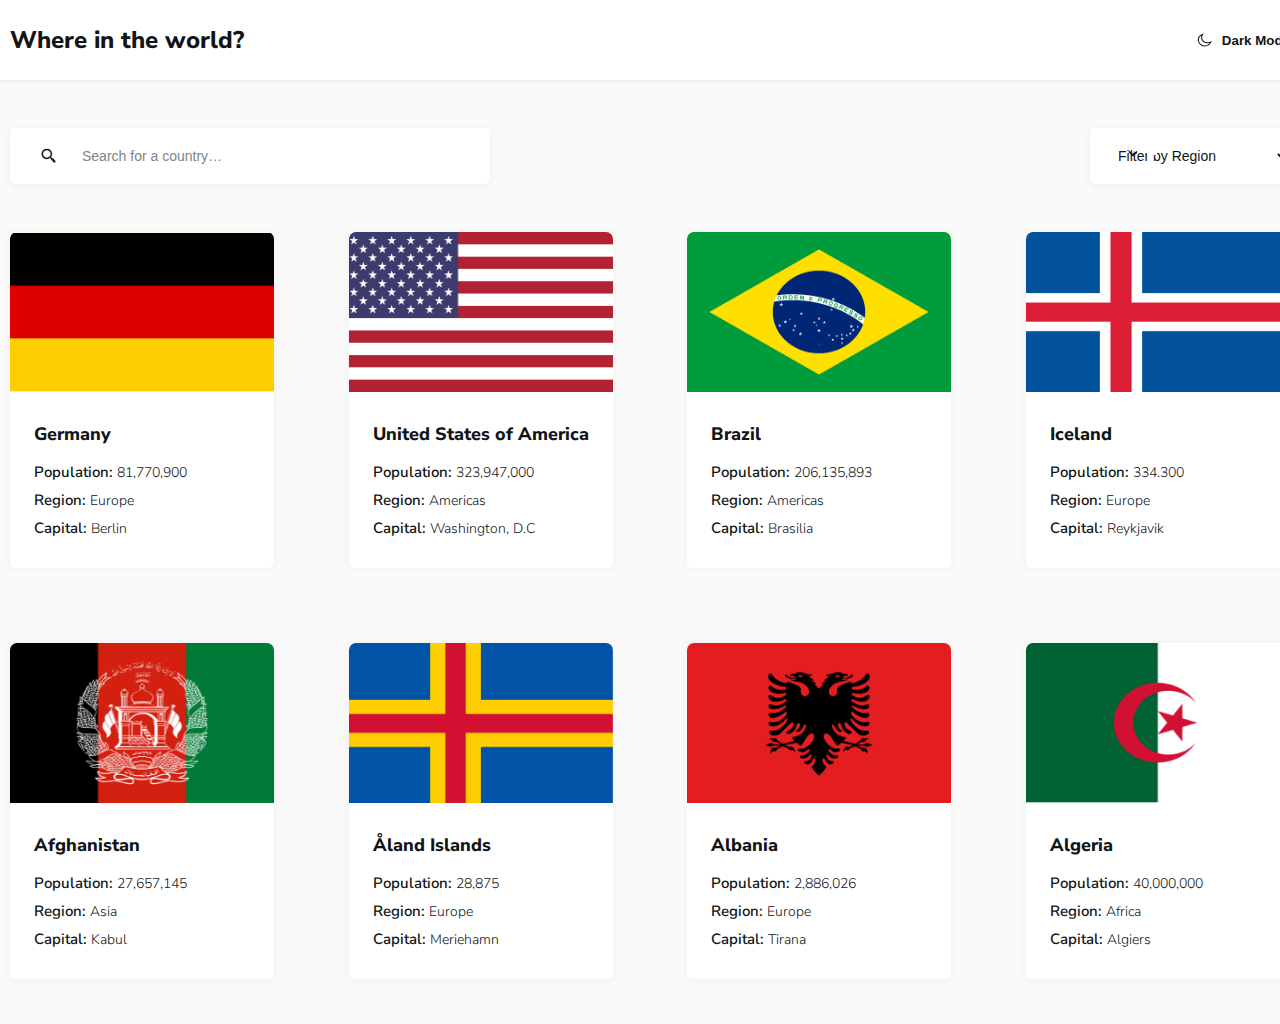
<file: index.html>
<!DOCTYPE html>
<html lang="en">

<head>
  <meta charset="UTF-8">
  <link href='https://unpkg.com/boxicons@2.1.1/css/boxicons.min.css' rel='stylesheet'>
  <link rel="stylesheet" href="https://necolas.github.io/normalize.css/8.0.1/normalize.css">
  <link rel="stylesheet" href="css/col.css">
  <link rel="stylesheet" href="css/style.css">
  <title>Countries</title>
</head>

<body>
  <header id="site-header">
    <div class="container">
      <div class="row between middle">
        <a class="head-link" href="#"><h2 class="head-text">Where in the world?</h2></a>
        <button class="mode-btn row middle" id="modeBtn">Dark Mode</button>
      </div>
    </div>
  </header>

  <main>

    <section id="hero-part">
      <div class="container">
        <div class="row between middle hero-inner-part">
          <div class="row middle search-part">
            <i class='bx bx-search-alt-2'></i>
            <input class="search-input" type="text" name="search" placeholder="Search for a country…">
          </div>

          <select class="region-selection" name="region" id="region">
            <option value="region">Filter by Region</option>
            <option value="region">Africa</option>
            <option value="region">America</option>
            <option value="region">Asia</option>
            <option value="region">Europe</option>
            <option value="region">Oceania</option>
          </select>
        </div>
        <div class="hide"></div>
        <img class="down-btn" src="images/down-btn.svg" alt="down" width="10" height="7">
        
        <ul class="flag-lists row wrap">
          <li class="flag-items">
            <a href="about.html"><img class="flag-img" src="images/germany.svg" alt="germany" width="264" height="160"></a>
            <div class="germany-wrapper">
              <h3 class="germany-title">Germany</h3>
              <p class="flag-text"><span class="bold-text">Population: </span> 81,770,900</p>
              <p class="flag-text"><span class="bold-text">Region: </span> Europe</p>
              <p class="flag-text"><span class="bold-text">Capital: </span> Berlin</p>
            </div>
          </li>

          <li class="flag-items">
            <img class="flag-img" src="images/america.png" alt="america" width="264" height="160">
            <div class="germany-wrapper">
              <h3 class="germany-title">United States of America</h3>
              <p class="flag-text"><span class="bold-text">Population: </span> 323,947,000</p>
              <p class="flag-text"><span class="bold-text">Region: </span> Americas</p>
              <p class="flag-text"><span class="bold-text">Capital: </span> Washington, D.C</p>
            </div>
          </li>

          <li class="flag-items">
            <img class="flag-img" src="images/brasil.png" alt="brasil" width="264" height="160">
            <div class="germany-wrapper">
              <h3 class="germany-title">Brazil</h3>
              <p class="flag-text"><span class="bold-text">Population: </span> 206,135,893</p>
              <p class="flag-text"><span class="bold-text">Region: </span> Americas</p>
              <p class="flag-text"><span class="bold-text">Capital: </span> Brasilia</p>
            </div>
          </li>

          <li class="flag-items">
            <img class="flag-img" src="images/iceland.png" alt="iceland" width="264" height="160">
            <div class="germany-wrapper">
              <h3 class="germany-title">Iceland</h3>
              <p class="flag-text"><span class="bold-text">Population: </span>334.300</p>
              <p class="flag-text"><span class="bold-text">Region: </span> Europe</p>
              <p class="flag-text"><span class="bold-text">Capital: </span> Reykjavik</p>
            </div>
          </li>

          <li class="flag-items">
            <img class="flag-img" src="images/afganistan.png" alt="afganistan" width="264" height="160">
            <div class="germany-wrapper">
              <h3 class="germany-title">Afghanistan</h3>
              <p class="flag-text"><span class="bold-text">Population: </span> 27,657,145</p>
              <p class="flag-text"><span class="bold-text">Region: </span> Asia</p>
              <p class="flag-text"><span class="bold-text">Capital: </span> Kabul</p>
            </div>
          </li>

          <li class="flag-items">
            <img class="flag-img" src="images/aland.png" alt="aland" width="264" height="160">
            <div class="germany-wrapper">
              <h3 class="germany-title">Åland Islands</h3>
              <p class="flag-text"><span class="bold-text">Population: </span> 28,875</p>
              <p class="flag-text"><span class="bold-text">Region: </span> Europe</p>
              <p class="flag-text"><span class="bold-text">Capital: </span> Meriehamn</p>
            </div>
          </li>

          <li class="flag-items">
            <img class="flag-img" src="images/albania.png" alt="albania" width="264" height="160">
            <div class="germany-wrapper">
              <h3 class="germany-title">Albania</h3>
              <p class="flag-text"><span class="bold-text">Population: </span> 2,886,026</p>
              <p class="flag-text"><span class="bold-text">Region: </span> Europe</p>
              <p class="flag-text"><span class="bold-text">Capital: </span> Tirana</p>
            </div>
          </li>
          
          <li class="flag-items">
            <img class="flag-img" src="images/algeria.png" alt="algeria" width="264" height="160">
            <div class="germany-wrapper">
              <h3 class="germany-title">Algeria</h3>
              <p class="flag-text"><span class="bold-text">Population: </span> 40,000,000</p>
              <p class="flag-text"><span class="bold-text">Region: </span> Africa</p>
              <p class="flag-text"><span class="bold-text">Capital: </span> Algiers</p>
            </div>
          </li>
        </ul>
        
      </div>
    </section>

  </main>

  <script src="js/main.js"></script>
</body>

</html>
</file>
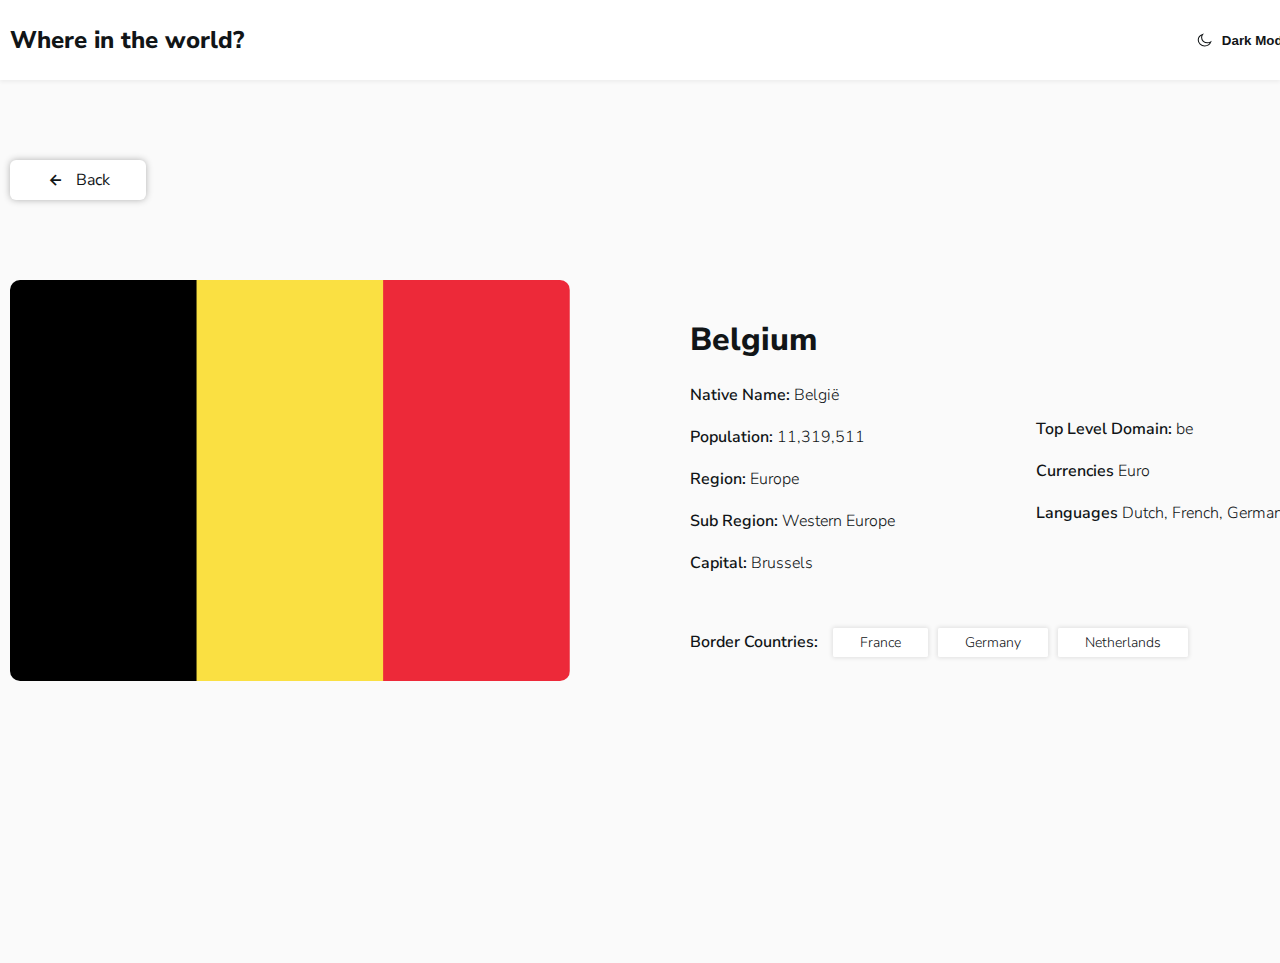
<file: about.html>
<!DOCTYPE html>
<html lang="en">

<head>
  <meta charset="UTF-8">
  <link href='https://unpkg.com/boxicons@2.1.1/css/boxicons.min.css' rel='stylesheet'>
  <link rel="stylesheet" href="https://necolas.github.io/normalize.css/8.0.1/normalize.css">
  <link rel="stylesheet" href="css/col.css">
  <link rel="stylesheet" href="css/style.css">
  <title>Countries</title>
</head>

<body>
  <header id="site-header">
    <div class="container">
      <div class="row between middle">
        <a class="head-link" href="#"><h2 class="head-text">Where in the world?</h2></a>
        <button class="mode-btn row middle" id="modeBtn">Dark Mode</button>
      </div>
    </div>
  </header>
  
  <main>
    <section id="about">
      
      <div class="container">
        
        <a class="row middle center home-link" href="index.html"><i class='bx bx-left-arrow-alt'></i> Back</a>
        
        <div class="row middle">
          
          <img class="belgium-img" src="images/belgium.png" alt="belgium" width="560" height="401">
          
          <div class="info-wrapper">
            <h4 class="belgium-title">Belgium</h4>
            <p class="country-descr"><span class="country-bold-text">Native Name:</span> België <br>
              <span class="country-bold-text">Population: </span> 11,319,511 <br>
              <span class="country-bold-text">Region: </span> Europe <br>
              <span class="country-bold-text">Sub Region: </span> Western Europe <br>
              <span class="country-bold-text">Capital: </span> Brussels</p>
            </div>
            
            <div>
              <p class="country-descr"><span class="country-bold-text">Top Level Domain:</span> be <br>
                <span class="country-bold-text">Currencies </span> Euro <br>
                <span class="country-bold-text">Languages </span> Dutch, French, German <br>
              </p>
            </div>
            <div class="row middle border-countries-inner">
              <h5 class="border-title">Border Countries:</h5>

              <ul class="border-lists row">
                <li class="border-items"><a class="border-link" href="#">France</a></li>
                <li class="border-items"><a class="border-link" href="#">Germany</a></li>
                <li class="border-items"><a class="border-link" href="#">Netherlands</a></li>
              </ul>
              
            </div>
          </div>
        </div>
        
      </section>
    </main>
    
    <script src="js/main.js"></script>
  </body>
  
</html>
</file>
<file: css/col.css>
* {
  margin: 0;
  padding: 0;
  box-sizing: border-box;
}

.container {
  margin: 0 auto;
}

.row {
  display: flex;
  flex-flow: row wrap;
}

.between {
  justify-content: space-between;
}
.around {
  justify-content: space-around;
}
.evenly {
  justify-content: space-evenly;
}
.middle {
  align-items: center;
}
.center {
  text-align: center;
  justify-content: center;
}

.col-1 {
  max-width: 8.33333%;
  flex-basis: 8.33333%;
}
.col-2 {
  max-width: 16.66666%;
  flex-basis: 16.66666%;
}
.col-3 {
  max-width: 25%;
  flex-basis: 25%;
}
.col-4 {
  max-width: 33.33333%;
  flex-basis: 33.33333%;
}
.col-5 {
  max-width: 41.66666%;
  flex-basis: 41.66666%;
}
.col-6 {
  max-width: 50%;
  flex-basis: 50%;
}
.col-7 {
  max-width: 58.33333%;
  flex-basis: 58.33333%;
}
.col-8 {
  max-width: 66.66666%;
  flex-basis: 66.66666%;
}
.col-9 {
  max-width: 75%;
  flex-basis: 75%;
}
.col-10 {
  max-width: 83.33333%;
  flex-basis: 83.33333%;
}
.col-11 {
  max-width: 91.66666%;
  flex-basis: 91.66666%;
}
.col-12 {
  max-width: 100%;
  flex-basis: 100%;
}
</file>
<file: css/style.css>
@import url('https://fonts.googleapis.com/css2?family=Barlow:wght@400;500;600&family=Inter:wght@400;500&family=Josefin+Sans&family=Lato:wght@400;700&family=Mulish:ital,wght@0,500;0,600;1,700&family=Nunito+Sans:wght@300;400;600;800&family=Poppins:wght@400;500;600;700&display=swap');


:root{
  
   --moon-img: url('../images/moon.svg');
   --text-color: #111517;
   --primary-color: #fff;
   --body-color: #fafafa;
   --placeholder-color: #848484;
  }
  .dark{
    --moon-img: url('../images/sun.png');
   --text-color: #fff;
   --primary-color: #2b3844;
   --body-color: #202c36;
   --placeholder-color: #fff;
  }


*,
*::after,
*::before {
  margin: 0;
  padding: 0;
  box-sizing: border-box;
}

body {
  background-color: var(--body-color);
  min-height: 100vh;
  font-family: 'Nunito Sans', sans-serif;
  transition: all 0.4s ease;
}
.container{
  width: 1300px;
  padding: 0 10px;
}
#site-header{
  padding: 24px 0;
  background-color: var(--primary-color);
  box-shadow: 0px 2px 4px rgba(0, 0, 0, 0.0562443);
}
.head-link{
  text-decoration: none;
}
.head-text{
  font-weight: 800;
  font-size: 24px;
  color: var(--text-color);
}
.mode-btn{
  border: none;
  background-color: transparent;
  color: var(--text-color);
  font-weight: 600;
  cursor: pointer;
  text-transform: capitalize;
  transition: all 0.2s ease;
}
.mode-btn:hover{
  transform: scale(1.1);
  transition: all 0.2s ease;
}
.mode-btn::before{
  content: "";
  display: inline-block;
  background-image: var(--moon-img);
  background-size: cover;
  width: 15px;
  height: 14px;
  margin-right: 10px;
}
#hero-part{
  padding-top: 48px;
}
.hero-inner-part{
  margin-bottom: 48px;
}
.search-part{
  width: 480px;
  background-color: var(--primary-color);
  padding: 0px 30px;
  box-shadow: 0px 2px 9px rgba(0, 0, 0, 0.0532439);
  border-radius: 5px;
}
.search-input{
  border-radius: 5px;
  border: none;
  font-size: 14px;
  line-height: 20px;
  color: var(--placeholder-color);
  background-color: var(--primary-color);
  padding: 18px 0;
  width: 85%;
}
.search-icon{
  margin-right: 24px;
  color: var(--primary-color);
}
.bx-search-alt-2{
  margin-right: 24px;
  font-size: 18px;
  color: var(--text-color);
}
.search-input:focus{
  outline: none;
}
::placeholder{
  color: var(--placeholder-color);
}
.region-selection{
  border: none;
  width: 200px;
  height: 56px;
  padding-left: 24px;
  color: var(--text-color);
  background-color: var(--primary-color);
  font-size: 14px;
  box-shadow: 0px 2px 9px rgba(0, 0, 0, 0.0532439);
  border-radius: 5px;
  cursor: pointer;
}
.region-selection:focus{
  outline: none;
}
.hide{
  width: 10px;
  height: 10px;
  background-color: red;
  position: absolute;
  background-color: var(--primary-color);
  right: 123px;
  top: 145px;
}
.down-btn{
  position: absolute;
  right: 142px;
  top: 150px;
}
.flag-lists{
  list-style: none;
}
.germany-wrapper{
  padding: 24px 0 46px 24px;
}
.flag-items{
  box-shadow: 0px 0px 7px 2px rgba(0, 0, 0, 0.0294384);
  border-radius: 5px;
  width: 264px;
  height: 336px;
  background-color: var(--primary-color);
}
.flag-img{
  border-radius: 7px 7px 0 0;
}
.germany-title{
  color: var(--text-color);
  font-weight: 800;
  font-size: 18px;
  margin-bottom: 16px;
}
.flag-text{
  font-weight: 300;
  font-size: 14px;
  color: var(--text-color);
}
.flag-text:not(:last-child){
  margin-bottom: 8px;
}
.bold-text{
  font-weight: 600;
  font-size: 15px;
}
.flag-items:not(:nth-child(4)){
  margin-right: 75px;
}
.flag-items:nth-child(2){
  margin-right: 74px;
}
.flag-items:nth-child(6){
  margin-right: 74px;
}
.flag-items:last-child{
  margin: 0;
}
.flag-items{
  margin-bottom: 75px;
}
.flag-items:nth-child(5){
  margin-bottom: 45px;
}
.flag-items:nth-child(6){
  margin-bottom: 45px;
}
.flag-items:nth-child(7){
  margin-bottom: 45px;
}
.flag-items:last-child{
  margin-bottom: 45px;
}


/* ABOUT PART */

#about{
  padding-top: 80px;
  padding-bottom: 260px;
}
.home-link{
  text-decoration: none;
  color: var(--text-color);
  background-color: var(--primary-color);
  width: 136px;
  height: 40px;
  box-shadow: 0px 0px 7px rgba(0, 0, 0, 0.293139);
  border-radius: 6px;
  margin-bottom: 80px;
  transition: all 0.4s ease;

}
.home-link:hover{
  transform: scale(1.1);
  transition-property: transform;
  transition-duration: 0.4s;
  transition-timing-function: ease;
}
.bx-left-arrow-alt{
  font-size: 20px;
  margin-right: 10px;
}
.country-bold-text{
  font-weight: 600;
  color: var(--text-color);
  margin-bottom: 20px;
  display: inline-block;
}
.country-bold-text:last-child{
  margin-bottom: 70px;
}
.country-descr{
  color: var(--text-color);
  font-weight: 300;
}
.belgium-title{
  color: var(--text-color);
  font-weight: 800;
  font-size: 32px;
  margin-bottom: 23px;
}
.belgium-img{
  margin-right: 120px;
  border-radius: 10px;
}
.border-items:not(:last-child){
  margin-right: 10px;
}
.border-items{
  transition: all 0.3s ease;
}
.border-items:hover{
  transform: translate(0, -5px);
  transition: all 0.3s ease;

}
.info-wrapper{
  margin-right: 141px;
}
.border-lists{
  list-style: none;
}
.border-countries-inner{
  position: relative;
  left: 680px;
  bottom: 50px;
}
.border-title{
  margin-right: 15px;
  color: var(--text-color);
  font-weight: 600;
  font-size: 16px;
}
.border-link{
  text-decoration: none;
  color: var(--text-color);
  font-weight: 300;
  font-size: 14px;
  box-shadow: 0px 0px 4px 1px rgba(0, 0, 0, 0.104931);
  border-radius: 2px;
  padding: 5px 27px;
  background-color: var(--primary-color);
}
</file>
